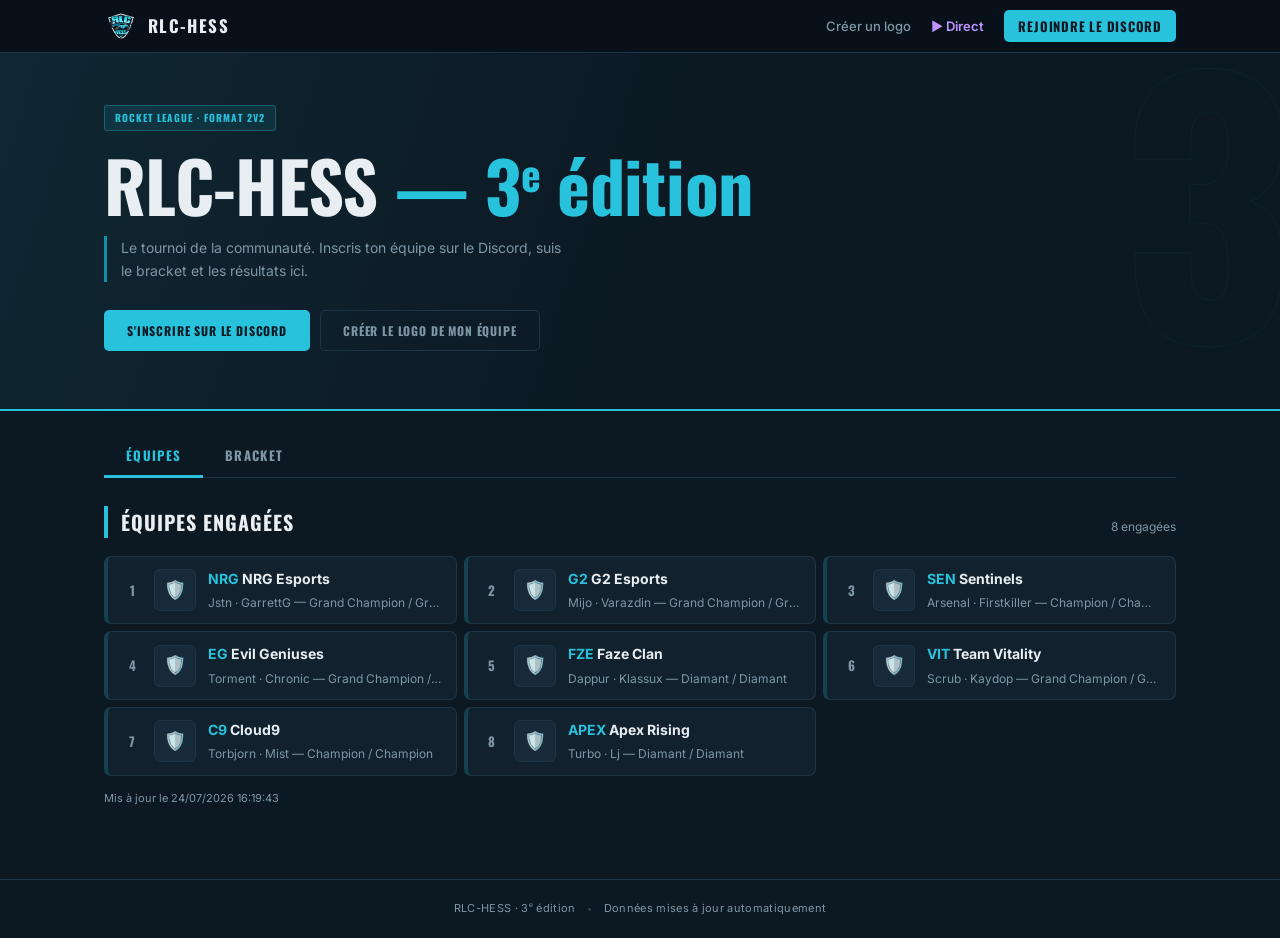
<file: index.html>
<!DOCTYPE html>
<html lang="fr">
<head>
  <meta charset="UTF-8" />
  <meta name="viewport" content="width=device-width, initial-scale=1.0" />
  <title>RLC-HESS · Tournoi Rocket League 2v2</title>
  <link rel="preconnect" href="https://fonts.googleapis.com" />
  <link rel="preconnect" href="https://fonts.gstatic.com" crossorigin />
  <link href="https://fonts.googleapis.com/css2?family=Inter:wght@400;500;600;700&family=Oswald:wght@500;600;700&display=swap" rel="stylesheet" />
  <link rel="stylesheet" href="assets/style.css" />
</head>
<body>
  <!-- Barre de navigation -->
  <nav class="nav">
    <div class="nav-inner">
      <a class="brand" href="./">
        <img src="assets/logo.png" alt="" onerror="this.replaceWith(Object.assign(document.createElement('span'),{className:'brand-mark',textContent:'RH'}))" />
        <span class="brand-name">RLC-HESS</span>
      </a>
      <div class="nav-links">
        <a href="logo-maker/">Créer un logo</a>
        <a class="nav-twitch" href="https://twitch.tv/yanissska" target="_blank" rel="noopener">▶ Direct</a>
        <a class="nav-discord" href="#" data-discord>Rejoindre le Discord</a>
      </div>
    </div>
  </nav>

  <!-- Bannière du tournoi -->
  <header class="banner">
    <div class="banner-inner">
      <div class="banner-text">
        <div class="banner-meta">
          <span class="chip">Rocket League · Format 2v2</span>
        </div>
        <h1>RLC-HESS <em>— 3<sup>e</sup> édition</em></h1>
        <p>Le tournoi de la communauté. Inscris ton équipe sur le Discord, suis le bracket et les résultats ici.</p>
        <div class="banner-cta">
          <a class="btn btn-primary" href="#" data-discord>S'inscrire sur le Discord</a>
          <a class="btn btn-outline" href="logo-maker/">Créer le logo de mon équipe</a>
        </div>
      </div>
    </div>
  </header>

  <!-- Onglets -->
  <main class="content">
    <div class="tabs" role="tablist">
      <button class="tab active" data-tab="equipes">Équipes</button>
      <button class="tab" data-tab="bracket">Bracket</button>
    </div>

    <section id="equipes" class="tab-panel active">
      <div class="panel-head">
        <h2>Équipes engagées</h2>
        <span class="counter" id="counter">—</span>
      </div>
      <div id="teams" class="teams"></div>
      <p id="empty" class="empty" hidden>Aucune équipe engagée pour l'instant.</p>
      <p id="updated" class="updated"></p>
    </section>

    <section id="bracket" class="tab-panel">
      <div id="bracket-grid"></div>
      <div id="bracket-empty" class="bracket-soon">
        <span class="bs-icon">🗂️</span>
        <h2>Bracket à venir</h2>
        <p>L'arbre du tournoi s'affichera ici dès que les inscriptions seront closes et le tirage effectué.</p>
        <div class="bs-sub"><span class="bs-dot"></span> Mise à jour automatique</div>
      </div>
      <p id="bracket-updated" class="updated"></p>
    </section>
  </main>

  <footer class="footer">
    <span>RLC-HESS · 3<sup>e</sup> édition</span>
    <span class="dot">•</span>
    <span>Données mises à jour automatiquement</span>
  </footer>

  <script src="assets/app.js?v=6"></script>
</body>
</html>
</file>
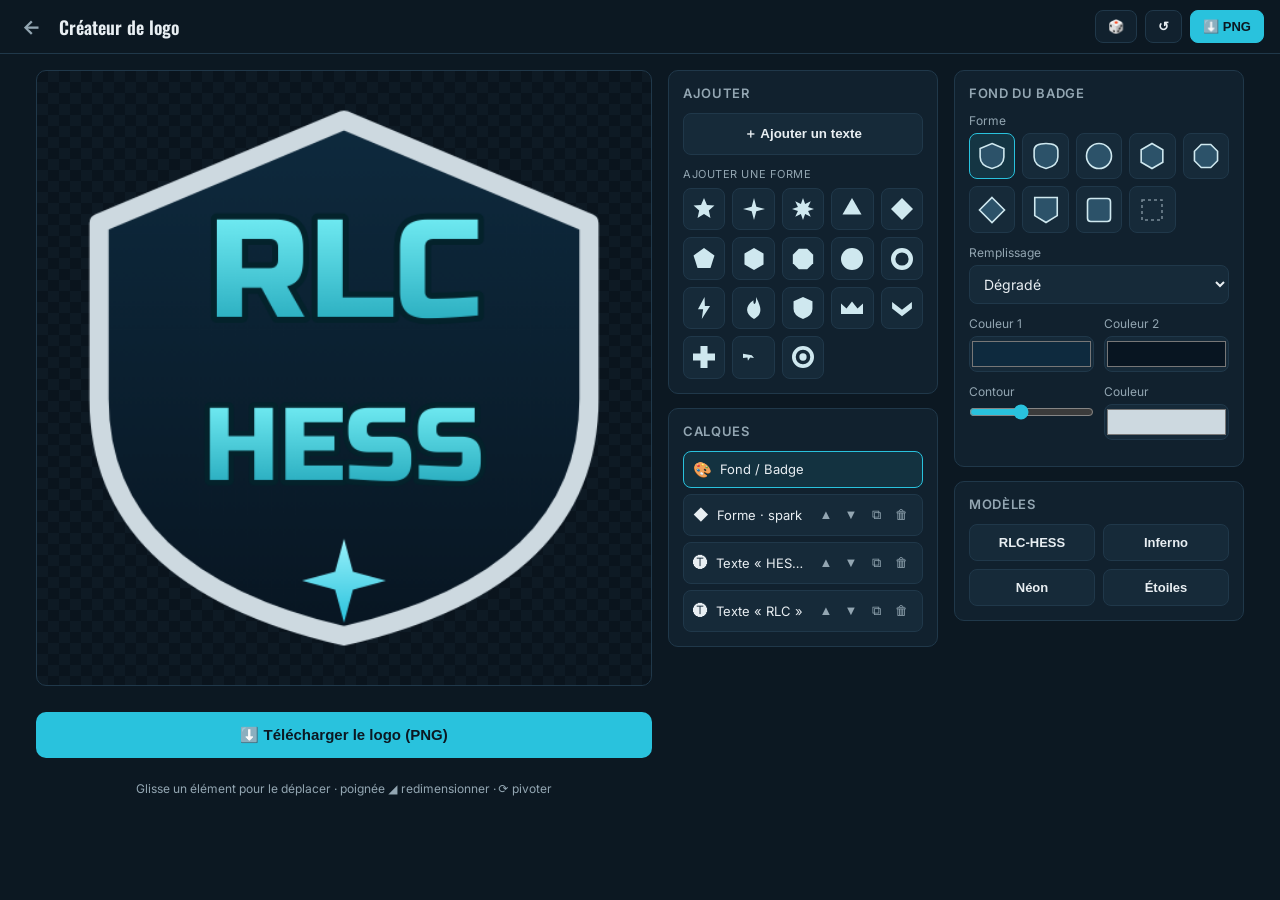
<file: logo-maker/index.html>
<!DOCTYPE html>
<html lang="fr">
<head>
  <meta charset="UTF-8" />
  <meta name="viewport" content="width=device-width, initial-scale=1.0" />
  <title>Créateur de logo · RLC-HESS</title>
  <link rel="preconnect" href="https://fonts.googleapis.com" />
  <link rel="preconnect" href="https://fonts.gstatic.com" crossorigin />
  <link href="https://fonts.googleapis.com/css2?family=Inter:wght@400;500;600;700&family=Anton&family=Archivo+Black&family=Audiowide&family=Bebas+Neue&family=Black+Ops+One&family=Bungee&family=Chakra+Petch:wght@600;700&family=Goldman:wght@400;700&family=Montserrat:wght@800;900&family=Orbitron:wght@600;800&family=Oswald:wght@600;700&family=Rajdhani:wght@600;700&family=Righteous&family=Russo+One&family=Saira+Condensed:wght@700;800&family=Squada+One&family=Staatliches&family=Teko:wght@600;700&display=swap" rel="stylesheet" />
  <link rel="stylesheet" href="maker.css" />
</head>
<body>
  <header class="topbar">
    <a class="back" href="../">←</a>
    <div class="title">Créateur de logo</div>
    <div class="top-actions">
      <button id="randomize" class="tbtn" title="Logo aléatoire">🎲</button>
      <button id="reset" class="tbtn" title="Tout réinitialiser">↺</button>
      <button id="download" class="tbtn tbtn-primary">⬇️ PNG</button>
    </div>
  </header>

  <main class="editor">
    <!-- Canvas -->
    <section class="col col-canvas">
      <div class="stage">
        <canvas id="logo" width="512" height="512"></canvas>
      </div>
      <button id="download-2" class="big-download">⬇️ Télécharger le logo (PNG)</button>
      <p class="stage-hint">Glisse un élément pour le déplacer · poignée ◢ redimensionner · ⟳ pivoter</p>
    </section>

    <!-- Ajout + calques -->
    <aside class="col col-left">
      <div class="card">
        <h3>Ajouter</h3>
        <button class="add-btn full" id="add-text">＋ Ajouter un texte</button>
        <div class="sub">Ajouter une forme</div>
        <div class="picker" id="shapes-picker"></div>
      </div>

      <div class="card">
        <h3>Calques</h3>
        <ul class="layers" id="layers"></ul>
      </div>
    </aside>

    <!-- Propriétés + modèles -->
    <aside class="col col-right">
      <div class="card" id="props-card">
        <h3 id="props-title">Fond du badge</h3>
        <div id="props"></div>
      </div>
      <div class="card">
        <h3>Modèles</h3>
        <div class="presets" id="presets"></div>
      </div>
    </aside>
  </main>

  <script src="maker.js"></script>
</body>
</html>
</file>
<file: assets/style.css>
:root {
  --cyan: #29c2dd;
  --cyan-deep: #1390a8;
  --navy: #0c1822;
  --panel: #11212e;
  --panel-2: #162a39;
  --line: #1e3546;
  --text: #e8eef2;
  --muted: #7e97a6;
  --live: #43c47a;
  --radius: 7px;
}

* { box-sizing: border-box; margin: 0; padding: 0; }
html { scroll-behavior: smooth; }
body {
  font-family: "Inter", system-ui, -apple-system, sans-serif;
  background: var(--navy);
  color: var(--text);
  font-size: 15px;
  line-height: 1.6;
}
a { color: inherit; text-decoration: none; }
sup { font-size: 0.6em; }

/* ── Navbar ─────────────────────────────────────────────── */
.nav {
  position: sticky; top: 0; z-index: 50;
  background: rgba(9,18,27,0.98);
  border-bottom: 1px solid var(--line);
}
.nav-inner {
  max-width: 1120px; margin: 0 auto; padding: 0 24px;
  height: 52px; display: flex; align-items: center; justify-content: space-between;
}
.brand { display: flex; align-items: center; gap: 10px; }
.brand img { width: 34px; height: 34px; object-fit: contain; }
.brand-mark {
  width: 34px; height: 34px; display: grid; place-items: center;
  background: var(--cyan); color: var(--navy); font-weight: 700;
  border-radius: 6px; font-family: "Oswald", sans-serif; font-size: 12px;
  letter-spacing: 0.05em;
}
.brand-name {
  font-family: "Oswald", sans-serif; font-size: 17px; font-weight: 700;
  letter-spacing: 0.08em; text-transform: uppercase;
}
.nav-links { display: flex; align-items: center; gap: 20px; }
.nav-links a { color: var(--muted); font-size: 13px; font-weight: 500; }
.nav-links a:hover { color: var(--text); }
.nav-twitch {
  color: #bf94ff !important; font-weight: 600 !important; font-size: 13px;
}
.nav-twitch:hover { color: #d4b0ff !important; }
.nav-discord {
  background: var(--cyan); color: var(--navy) !important; font-weight: 700 !important;
  padding: 6px 14px; border-radius: 5px; font-size: 12px;
  font-family: "Oswald", sans-serif; letter-spacing: 0.06em; text-transform: uppercase;
}
.nav-discord:hover { background: #3dd0ea; }
@media (max-width: 640px) { .nav-links a:not(.nav-discord) { display: none; } }

/* ── Bannière ───────────────────────────────────────────── */
.banner {
  border-bottom: 2px solid var(--cyan);
  background:
    linear-gradient(108deg, rgba(41,194,221,0.09) 0%, transparent 55%),
    var(--navy);
  position: relative; overflow: hidden;
}
/* Grand "3" décoratif en arrière-plan */
.banner::before {
  content: "3";
  position: absolute; right: -0.04em; top: -0.08em;
  font-family: "Oswald", sans-serif;
  font-size: clamp(180px, 26vw, 340px);
  font-weight: 700; line-height: 1;
  color: transparent;
  -webkit-text-stroke: 1px rgba(41,194,221,0.06);
  pointer-events: none; user-select: none;
}
.banner-inner {
  max-width: 1120px; margin: 0 auto; padding: 52px 24px 58px;
  position: relative;
}
.banner-meta { display: flex; gap: 8px; margin-bottom: 20px; }
.chip {
  font-family: "Oswald", sans-serif;
  font-size: 10px; font-weight: 700; color: var(--cyan);
  background: rgba(41,194,221,0.1); border: 1px solid rgba(41,194,221,0.3);
  padding: 4px 10px; border-radius: 3px; letter-spacing: 0.1em; text-transform: uppercase;
}
.banner h1 {
  font-family: "Oswald", sans-serif; font-weight: 700;
  font-size: clamp(42px, 8vw, 70px); line-height: 0.95;
  letter-spacing: -0.01em;
}
.banner h1 em { color: var(--cyan); font-style: normal; }
.banner p {
  color: var(--muted); max-width: 460px; margin: 18px 0 28px; font-size: 14px;
  border-left: 3px solid var(--cyan-deep); padding-left: 14px; line-height: 1.65;
}
.banner-cta { display: flex; gap: 10px; flex-wrap: wrap; }

.btn {
  display: inline-block; font-weight: 700; font-size: 12px;
  padding: 10px 22px; border-radius: 5px; border: 1px solid transparent;
  cursor: pointer; transition: background .12s, border-color .12s, color .12s;
  font-family: "Oswald", sans-serif; letter-spacing: 0.07em; text-transform: uppercase;
}
.btn-primary { background: var(--cyan); color: var(--navy); }
.btn-primary:hover { background: #3dd0ea; }
.btn-outline { border-color: var(--line); color: var(--muted); }
.btn-outline:hover { border-color: rgba(41,194,221,0.5); color: var(--text); }

/* ── Contenu / onglets ──────────────────────────────────── */
.content { max-width: 1120px; margin: 0 auto; padding: 24px 24px 72px; }
.tabs {
  display: flex; border-bottom: 1px solid var(--line); margin-bottom: 28px;
}
.tab {
  background: none; border: none; color: var(--muted); cursor: pointer;
  font-family: "Oswald", sans-serif; font-size: 13px; font-weight: 700;
  padding: 10px 22px; border-bottom: 3px solid transparent; margin-bottom: -1px;
  letter-spacing: 0.1em; text-transform: uppercase; transition: color .12s;
}
.tab:hover { color: var(--text); }
.tab.active { color: var(--cyan); border-bottom-color: var(--cyan); }
.tab-panel { display: none; }
.tab-panel.active { display: block; }

.panel-head {
  display: flex; align-items: baseline; justify-content: space-between;
  margin-bottom: 18px;
  padding-left: 13px;
  border-left: 4px solid var(--cyan);
}
.panel-head h2 {
  font-family: "Oswald", sans-serif; font-weight: 700;
  font-size: 20px; letter-spacing: 0.05em; text-transform: uppercase;
}
.counter { color: var(--muted); font-size: 12px; }

/* ── Grille d'équipes ───────────────────────────────────── */
.teams { display: grid; gap: 7px; grid-template-columns: repeat(auto-fill, minmax(280px, 1fr)); }
.team {
  display: flex; align-items: center; gap: 12px;
  background: var(--panel);
  border: 1px solid var(--line);
  border-left: 4px solid rgba(41,194,221,0.2);
  border-radius: var(--radius); padding: 11px 14px;
  transition: border-left-color .15s, background .15s;
}
.team:hover { background: var(--panel-2); border-left-color: var(--cyan); }
.seed {
  width: 20px; flex-shrink: 0; text-align: center;
  font-family: "Oswald", sans-serif; font-weight: 700;
  color: var(--muted); font-size: 13px;
}
.team-logo {
  width: 42px; height: 42px; flex-shrink: 0;
  border-radius: 6px; object-fit: cover;
  background: var(--panel-2); border: 1px solid var(--line);
}
.team-logo.ph { display: grid; place-items: center; font-size: 18px; color: var(--muted); }
.team-main { min-width: 0; flex: 1; }
.team-name {
  font-weight: 700; font-size: 14px;
  white-space: nowrap; overflow: hidden; text-overflow: ellipsis;
}
.team-name .tag { color: var(--cyan); }
.team-sub {
  color: var(--muted); font-size: 12px; margin-top: 3px;
  white-space: nowrap; overflow: hidden; text-overflow: ellipsis;
}
.team-badge {
  font-family: "Oswald", sans-serif; font-size: 10px; letter-spacing: 0.06em;
  color: #d8b24a; background: rgba(216,178,74,0.1);
  padding: 2px 8px; border-radius: 3px;
}

.empty {
  color: var(--muted); padding: 40px; text-align: center;
  border: 1px dashed var(--line); border-radius: var(--radius); font-size: 14px;
}
.updated { color: var(--muted); font-size: 11px; margin-top: 14px; }

.bracket-soon {
  text-align: center; padding: 80px 20px;
  border: 1px dashed var(--line); border-radius: var(--radius);
}
.bracket-soon .bs-icon {
  font-size: 44px; margin-bottom: 18px; display: block; opacity: 0.35;
}
.bracket-soon h2 {
  font-family: "Oswald", sans-serif; font-size: 22px; margin-bottom: 10px;
}
.bracket-soon p { color: var(--muted); max-width: 420px; margin: 0 auto; font-size: 14px; }
.bracket-soon .bs-sub {
  margin-top: 22px; display: inline-flex; align-items: center; gap: 7px;
  font-size: 12px; color: var(--muted); border: 1px solid var(--line);
  border-radius: 20px; padding: 5px 14px;
}
.bs-dot {
  width: 7px; height: 7px; background: var(--cyan); border-radius: 50%;
  animation: bspulse 2s ease-in-out infinite;
}
@keyframes bspulse {
  0%, 100% { opacity: 1; }
  50% { opacity: 0.2; }
}

/* Barre de statut live en haut du bracket */
.bracket-live-bar {
  display: flex; align-items: center; justify-content: space-between;
  padding: 8px 14px; margin-bottom: 16px;
  background: var(--panel); border-radius: var(--radius);
  border-left: 3px solid var(--cyan); font-size: 12px; color: var(--muted);
}
.bracket-live-bar .blb-live { display: flex; align-items: center; gap: 6px; color: var(--live); font-weight: 600; }
.blb-liveDot { width: 7px; height: 7px; background: var(--live); border-radius: 50%; animation: bspulse 1.5s ease-in-out infinite; }

/* ── Bracket tree ────────────────────────────────────────── */
.bt-scroller {
  overflow-x: auto;
  overflow-y: visible;
  padding-bottom: 20px;
  -webkit-overflow-scrolling: touch;
}

/* inline-flex so the column grows to fit all rounds side-by-side */
.bt-outer {
  display: inline-flex;
  flex-direction: column;
  min-width: max-content;
}

.bt-labels {
  display: flex;
  margin-bottom: 10px;
}

.bt-round-label {
  flex-shrink: 0;
  text-align: center;
  font-family: "Oswald", sans-serif;
  font-size: 11px; font-weight: 700;
  color: var(--cyan);
  text-transform: uppercase; letter-spacing: 0.1em;
  padding: 4px 0 6px;
  border-bottom: 2px solid var(--line);
}

.bt-cols {
  display: flex;
  align-items: flex-start;
}

/* ── Cartes de match ─────────────────────────────────────── */
.bm-card {
  display: block;
  background: var(--panel);
  border: 1px solid var(--line);
  border-left: 3px solid var(--line);
  border-radius: var(--radius);
  overflow: hidden;
  transition: border-left-color .12s;
  text-decoration: none; color: inherit;
}
.bm-card:hover { border-left-color: rgba(41,194,221,0.5); }
a.bm-card.bm-live:hover { border-left-color: var(--cyan); cursor: pointer; }
.bm-card.bm-live {
  border-left-color: var(--cyan);
  border-top-color: var(--cyan);
  box-shadow: 0 0 0 1px rgba(41,194,221,0.1), 0 4px 18px rgba(41,194,221,0.08);
}
.bm-card.bm-done {
  opacity: 0.75;
  border-left-color: var(--live);
}
.bm-card.bm-pending { opacity: 0.38; }

.bm-header {
  display: flex; align-items: center; gap: 6px; padding: 5px 9px;
  background: var(--panel-2); border-bottom: 1px solid var(--line);
  min-height: 24px;
}
.bm-num {
  font-family: "Oswald", sans-serif;
  font-size: 11px; font-weight: 700; color: var(--text);
  letter-spacing: 0.06em;
}
.bm-time { font-size: 10px; color: var(--muted); margin-left: auto; }
.bm-badge-live {
  font-family: "Oswald", sans-serif;
  font-size: 10px; font-weight: 700; color: var(--navy);
  background: var(--cyan); padding: 2px 7px; border-radius: 3px;
  margin-left: auto; letter-spacing: 0.05em;
}
.bm-badge-done {
  font-family: "Oswald", sans-serif;
  font-size: 10px; color: var(--live); margin-left: auto; letter-spacing: 0.05em;
}
.bm-badge-prog {
  font-family: "Oswald", sans-serif;
  font-size: 10px; color: var(--cyan); margin-left: auto; letter-spacing: 0.05em;
}

.bm-teams { padding: 6px 8px; display: flex; flex-direction: column; gap: 3px; }
.bm-team {
  display: flex; align-items: center; gap: 6px;
  padding: 4px 6px; border-radius: 4px; border: 1px solid transparent;
}
.bm-team.bm-winner {
  background: rgba(41,194,221,0.07);
  border-color: rgba(41,194,221,0.2);
}
.bm-team.bm-tbd { opacity: 0.3; }
.bm-logo { width: 16px; height: 16px; border-radius: 3px; object-fit: cover; flex-shrink: 0; }
.bm-seed {
  font-family: "Oswald", sans-serif;
  font-size: 9px; color: var(--muted); min-width: 10px;
}
.bm-tag { font-size: 11px; font-weight: 700; color: var(--cyan); min-width: 26px; }
.bm-name {
  font-size: 11px; font-weight: 500; flex: 1; min-width: 0;
  white-space: nowrap; overflow: hidden; text-overflow: ellipsis;
  color: var(--muted);
}
.bm-team.bm-winner .bm-name { color: var(--text); }
.bm-dots { display: flex; gap: 2px; margin-left: auto; }
.dot { font-size: 9px; color: var(--muted); }
.dot.dot-on { color: var(--cyan); }
.bm-score {
  font-size: 14px; font-weight: 700; min-width: 14px;
  text-align: right; color: var(--muted);
}
.bm-winner .bm-score { color: var(--cyan); }

.bm-game-score {
  font-size: 11px; text-align: center; padding: 3px 0 2px;
  color: var(--text); letter-spacing: 0.02em;
}
.bm-game-label { color: var(--muted); font-size: 10px; }

.bm-footer {
  padding: 3px 10px; border-top: 1px solid var(--line);
  display: flex; justify-content: flex-end;
}
.bm-fmt {
  font-family: "Oswald", sans-serif;
  font-size: 10px; color: var(--muted); letter-spacing: 0.07em;
}

/* ── Footer ──────────────────────────────────────────────── */
.footer {
  border-top: 1px solid var(--line); padding: 20px 24px;
  text-align: center; color: var(--muted); font-size: 11px;
  letter-spacing: 0.03em;
}
.footer .dot { margin: 0 8px; opacity: 0.35; }
</file>
<file: logo-maker/maker.css>
:root {
  --cyan: #29c2dd;
  --navy: #0c1822;
  --panel: #11212e;
  --panel-2: #162a39;
  --line: #20384a;
  --text: #e8eef2;
  --muted: #93a6b2;
  --radius: 10px;
}
* { box-sizing: border-box; margin: 0; padding: 0; }
body { font-family: "Inter", system-ui, sans-serif; background: var(--navy); color: var(--text); font-size: 14px; }

/* Topbar */
.topbar {
  display: flex; align-items: center; gap: 12px; flex-wrap: wrap;
  padding: 0 16px; min-height: 54px; border-bottom: 1px solid var(--line);
  position: sticky; top: 0; background: var(--navy); z-index: 30;
}
.back { color: var(--muted); text-decoration: none; font-weight: 700; font-size: 20px; padding: 4px 6px; }
.back:hover { color: var(--cyan); }
.topbar .title { font-family: "Oswald", "Inter", sans-serif; font-weight: 600; font-size: 18px; }
.top-actions { margin-left: auto; display: flex; gap: 8px; }
.tbtn { background: var(--panel); border: 1px solid var(--line); color: var(--text); padding: 8px 12px; border-radius: 8px; cursor: pointer; font-weight: 600; font-size: 13px; }
.tbtn:hover { border-color: var(--cyan); }
.tbtn-primary { background: var(--cyan); color: var(--navy); border-color: var(--cyan); }
.tbtn-primary:hover { background: #34d0ea; }

/* Layout (desktop) */
.editor {
  display: grid; gap: 16px; max-width: 1240px; margin: 0 auto; padding: 16px;
  align-items: start;
  grid-template-columns: 1fr 270px 290px;
  grid-template-areas: "canvas left right";
}
.col-canvas { grid-area: canvas; position: sticky; top: 70px; }
.col-left   { grid-area: left; }
.col-right  { grid-area: right; }
.col { display: flex; flex-direction: column; gap: 14px; }

/* Mobile / tablette : canvas en haut, contrôles dessous */
@media (max-width: 980px) {
  .editor { grid-template-columns: 1fr; grid-template-areas: "canvas" "left" "right"; }
  .col-canvas { position: sticky; top: 54px; z-index: 10; background: var(--navy); padding-bottom: 6px; }
  .stage { max-width: 300px; margin: 0 auto; }
  .big-download { max-width: 300px; margin-left: auto; margin-right: auto; }
}

.card { background: var(--panel); border: 1px solid var(--line); border-radius: var(--radius); padding: 14px; }
.card h3 { font-size: 13px; text-transform: uppercase; letter-spacing: 0.05em; color: var(--muted); margin-bottom: 12px; font-weight: 600; }

/* Ajout */
.add-btn { background: var(--panel-2); border: 1px solid var(--line); color: var(--text); padding: 11px; border-radius: 8px; cursor: pointer; font-weight: 600; }
.add-btn.full { width: 100%; }
.add-btn:hover { border-color: var(--cyan); }
.sub { font-size: 11px; color: var(--muted); text-transform: uppercase; letter-spacing: 0.05em; margin: 12px 0 7px; }
.picker { display: grid; grid-template-columns: repeat(auto-fill, minmax(42px, 1fr)); gap: 7px; }
.picker button {
  aspect-ratio: 1; display: grid; place-items: center;
  background: var(--panel-2); border: 1px solid var(--line); border-radius: 8px; cursor: pointer; color: var(--text);
}
.picker button:hover { border-color: var(--cyan); }
.picker button.active { border-color: var(--cyan); background: rgba(41,194,221,0.12); }
.picker button canvas { width: 30px; height: 30px; }

/* Calques */
.layers { list-style: none; display: flex; flex-direction: column; gap: 6px; }
.layer-row { display: flex; align-items: center; gap: 8px; padding: 8px 9px; background: var(--panel-2); border: 1px solid var(--line); border-radius: 8px; cursor: pointer; }
.layer-row.active { border-color: var(--cyan); background: rgba(41,194,221,0.10); }
.layer-row .lbl { flex: 1; white-space: nowrap; overflow: hidden; text-overflow: ellipsis; font-size: 13px; }
.layer-row .lico { font-size: 15px; }
.layer-row .lbtns { display: flex; gap: 1px; }
.layer-row .lbtns button { background: none; border: none; color: var(--muted); cursor: pointer; font-size: 13px; width: 24px; height: 24px; border-radius: 5px; }
.layer-row .lbtns button:hover { color: var(--text); background: var(--line); }
.layers-empty { color: var(--muted); font-size: 12px; font-style: italic; padding: 2px; }

/* Canvas */
.stage {
  border: 1px solid var(--line); border-radius: var(--radius); overflow: hidden;
  background-color: #0a141d;
  background-image:
    linear-gradient(45deg, #0e1a24 25%, transparent 25%), linear-gradient(-45deg, #0e1a24 25%, transparent 25%),
    linear-gradient(45deg, transparent 75%, #0e1a24 75%), linear-gradient(-45deg, transparent 75%, #0e1a24 75%);
  background-size: 22px 22px; background-position: 0 0, 0 11px, 11px -11px, -11px 0;
}
#logo { display: block; width: 100%; height: auto; aspect-ratio: 1; touch-action: none; cursor: grab; }
.big-download { width: 100%; margin-top: 12px; padding: 14px; border-radius: var(--radius); background: var(--cyan); color: var(--navy); border: none; cursor: pointer; font-weight: 700; font-size: 15px; }
.big-download:hover { background: #34d0ea; }
.stage-hint { color: var(--muted); font-size: 12px; text-align: center; margin-top: 9px; }

/* Propriétés */
.field { margin-bottom: 12px; }
.field > label { display: block; font-size: 12px; color: var(--muted); margin-bottom: 5px; }
.field input[type="text"], .field select { width: 100%; background: var(--panel-2); border: 1px solid var(--line); color: var(--text); border-radius: 8px; padding: 9px 10px; font-size: 14px; font-family: inherit; }
.field input[type="range"] { width: 100%; accent-color: var(--cyan); }
.field input[type="color"] { width: 100%; height: 36px; border: 1px solid var(--line); border-radius: 8px; background: var(--panel-2); cursor: pointer; }
.field.check { display: flex; align-items: center; gap: 8px; }
.field.check input { accent-color: var(--cyan); width: 16px; height: 16px; }
.field.check label { margin: 0; }
.cols2 { display: grid; grid-template-columns: 1fr 1fr; gap: 10px; }
.danger { width: 100%; margin-top: 6px; padding: 10px; border-radius: 8px; background: rgba(224,49,49,0.12); border: 1px solid rgba(224,49,49,0.4); color: #ff8585; cursor: pointer; font-weight: 600; }
.danger:hover { background: rgba(224,49,49,0.2); }

.presets { display: grid; grid-template-columns: 1fr 1fr; gap: 8px; }
.presets button { padding: 10px; border-radius: 8px; background: var(--panel-2); border: 1px solid var(--line); color: var(--text); cursor: pointer; font-weight: 600; font-size: 13px; }
.presets button:hover { border-color: var(--cyan); }
</file>
